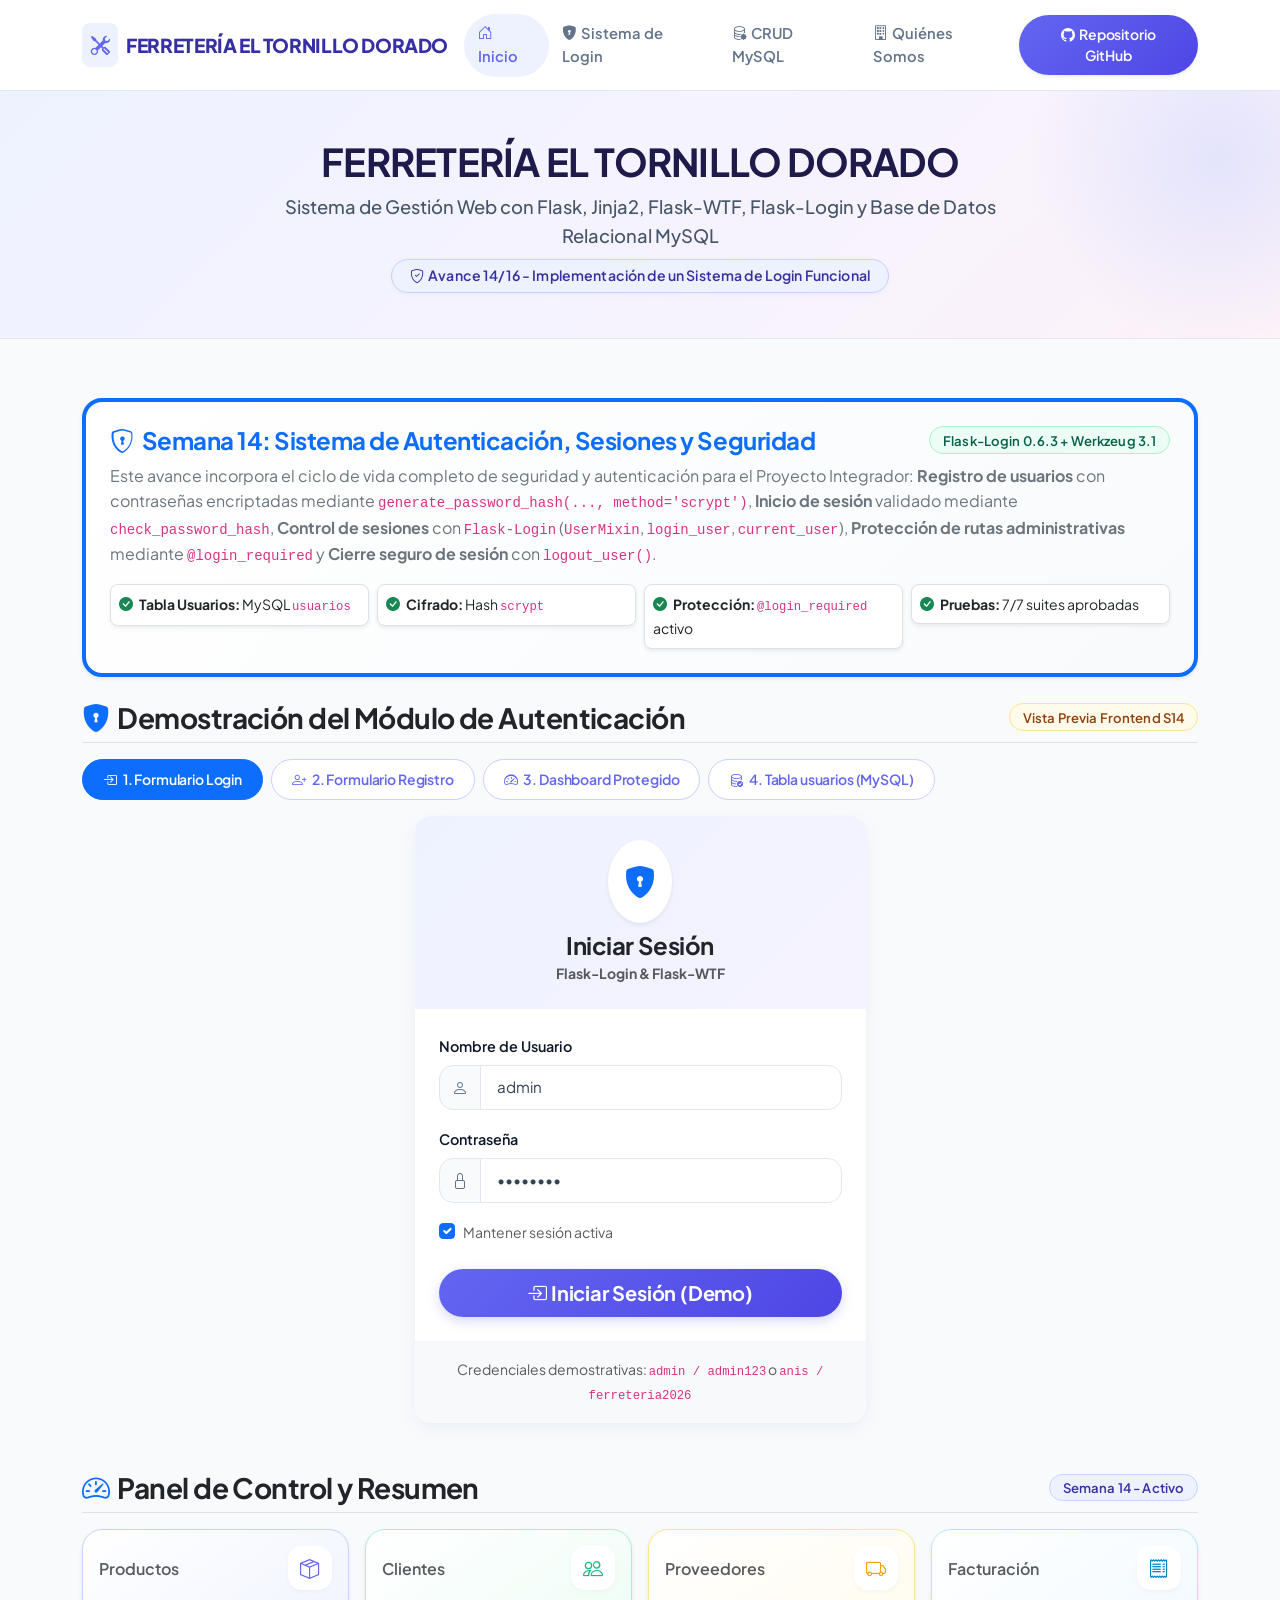
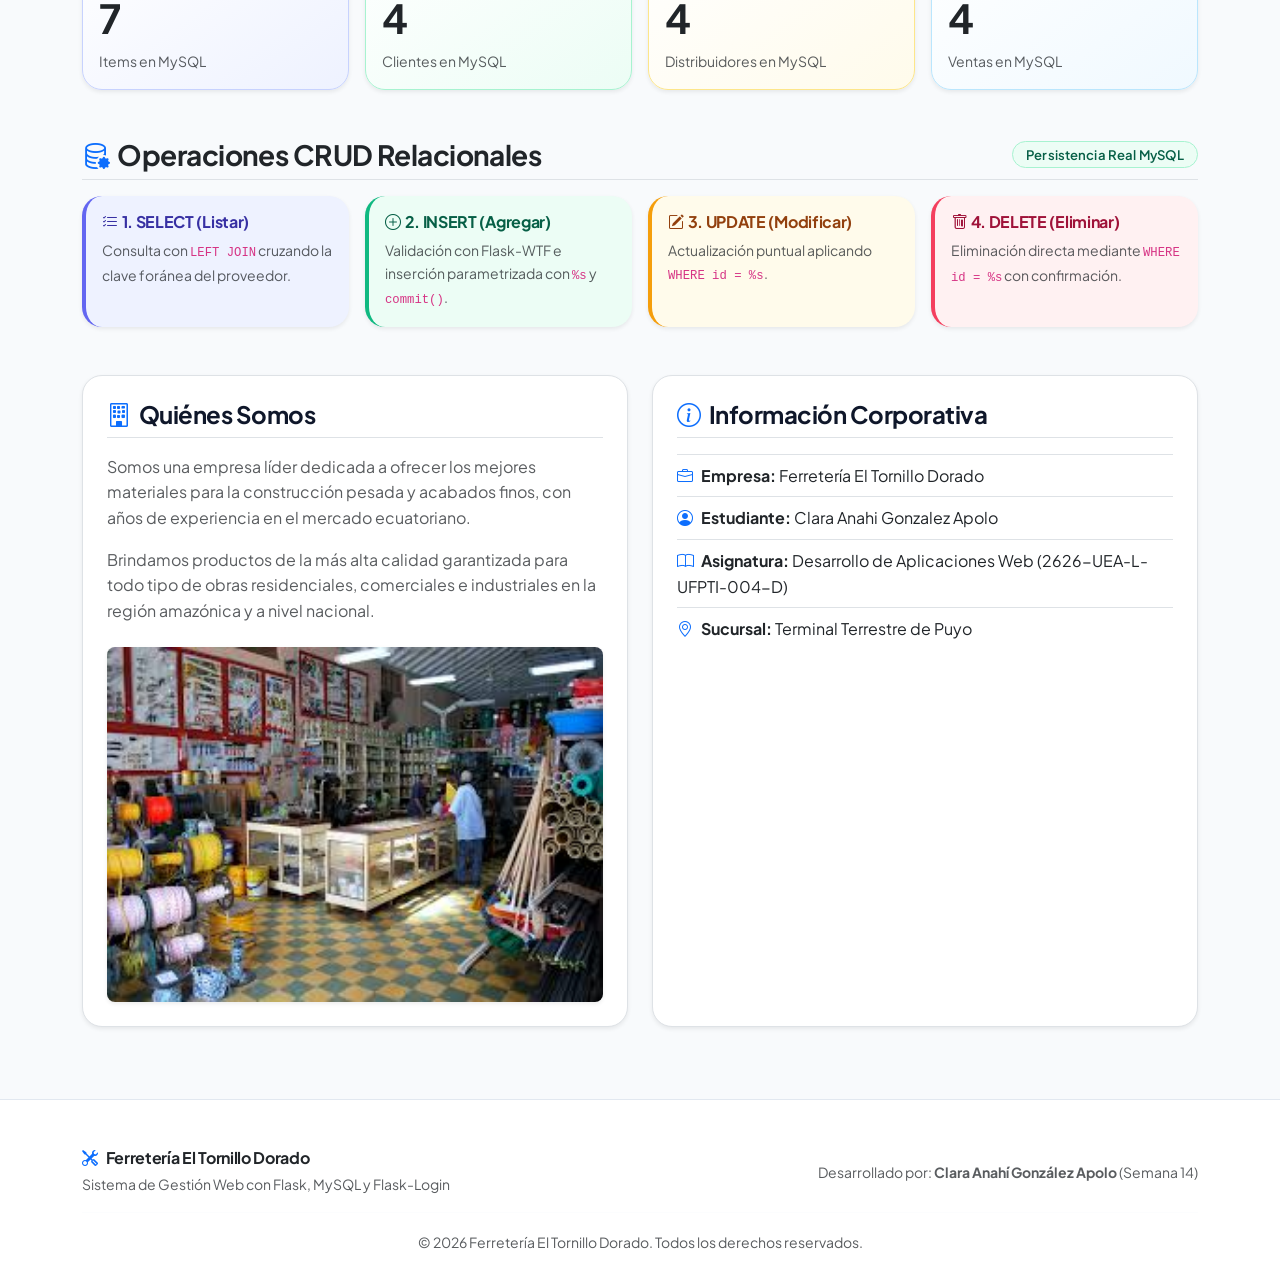
<file: index.html>
<!DOCTYPE html>
<html lang="es">
<head>
    <meta charset="UTF-8">
    <meta name="viewport" content="width=device-width, initial-scale=1.0">
    <title>Ferretería El Tornillo Dorado - Proyecto Integrador U4 (Semana 14)</title>
    <!-- Google Fonts: Plus Jakarta Sans -->
    <link rel="preconnect" href="https://fonts.googleapis.com">
    <link rel="preconnect" href="https://fonts.gstatic.com" crossorigin>
    <link href="https://fonts.googleapis.com/css2?family=Plus+Jakarta+Sans:wght@300;400;500;600;700;800&display=swap" rel="stylesheet">
    <!-- Bootstrap 5 CSS -->
    <link href="https://cdn.jsdelivr.net/npm/bootstrap@5.3.2/dist/css/bootstrap.min.css" rel="stylesheet">
    <!-- Bootstrap Icons -->
    <link rel="stylesheet" href="https://cdn.jsdelivr.net/npm/bootstrap-icons@1.11.3/font/bootstrap-icons.min.css">
    <!-- Estilos personalizados Pastel UI/UX -->
    <link rel="stylesheet" href="static/css/style.css">
</head>
<body>

    <!-- Navegación principal Frosted Pastel -->
    <nav class="navbar navbar-expand-lg sticky-top">
        <div class="container">
            <a class="navbar-brand" href="index.html">
                <i class="bi bi-tools"></i>
                <span>FERRETERÍA EL TORNILLO DORADO</span>
            </a>
            <button class="navbar-toggler border-0 shadow-none" type="button" data-bs-toggle="collapse" data-bs-target="#navbarNav" aria-controls="navbarNav" aria-expanded="false" aria-label="Toggle navigation">
                <span class="navbar-toggler-icon"></span>
            </button>
            <div class="collapse navbar-collapse" id="navbarNav">
                <ul class="navbar-nav me-auto mb-2 mb-lg-0 align-items-lg-center">
                    <li class="nav-item"><a class="nav-link active" href="#resumen"><i class="bi bi-house-door me-1"></i>Inicio</a></li>
                    <li class="nav-item"><a class="nav-link text-primary fw-semibold" href="#auth-demo"><i class="bi bi-shield-lock-fill me-1"></i>Sistema de Login</a></li>
                    <li class="nav-item"><a class="nav-link" href="#crud"><i class="bi bi-database-gear me-1"></i>CRUD MySQL</a></li>
                    <li class="nav-item"><a class="nav-link" href="#empresa"><i class="bi bi-building me-1"></i>Quiénes Somos</a></li>
                </ul>
                <div class="d-flex gap-2">
                    <a href="https://github.com/anis1605/2626-UEA-L-UFPTI-004-D-Semana14" target="_blank" class="btn btn-primary btn-sm shadow-sm">
                        <i class="bi bi-github me-1"></i>Repositorio GitHub
                    </a>
                </div>
            </div>
        </div>
    </nav>

    <!-- Encabezado Hero Suave -->
    <header class="hero-header text-center">
        <div class="container">
            <h1 class="display-5 fw-bold">FERRETERÍA EL TORNILLO DORADO</h1>
            <p class="lead mb-0">Sistema de Gestión Web con Flask, Jinja2, Flask-WTF, Flask-Login y Base de Datos Relacional MySQL</p>
            <div class="mt-2">
                <span class="badge bg-primary">
                    <i class="bi bi-shield-check me-1"></i>Avance 14/16 - Implementación de un Sistema de Login Funcional
                </span>
            </div>
        </div>
    </header>

    <!-- Contenido principal -->
    <main class="container my-4">

        <!-- Banner Explicativo del Avance Semana 14 en Tonos Suaves -->
        <div class="card p-4 border-start border-primary border-4 shadow-sm mb-4" style="background: linear-gradient(135deg, #ffffff 0%, #f8fafc 100%);">
            <div class="d-flex justify-content-between align-items-center flex-wrap gap-2 mb-2">
                <h4 class="text-primary fw-bold mb-0">
                    <i class="bi bi-shield-lock me-2"></i>Semana 14: Sistema de Autenticación, Sesiones y Seguridad
                </h4>
                <span class="badge bg-success">Flask-Login 0.6.3 + Werkzeug 3.1</span>
            </div>
            <p class="text-secondary mb-3">
                Este avance incorpora el ciclo de vida completo de seguridad y autenticación para el Proyecto Integrador:
                <strong>Registro de usuarios</strong> con contraseñas encriptadas mediante <code>generate_password_hash(..., method='scrypt')</code>,
                <strong>Inicio de sesión</strong> validado mediante <code>check_password_hash</code>,
                <strong>Control de sesiones</strong> con <code>Flask-Login</code> (<code>UserMixin</code>, <code>login_user</code>, <code>current_user</code>),
                <strong>Protección de rutas administrativas</strong> mediante <code>@login_required</code> y <strong>Cierre seguro de sesión</strong> con <code>logout_user()</code>.
            </p>
            <div class="row g-2 text-center text-md-start">
                <div class="col-md-3">
                    <div class="p-2 border rounded-3 bg-white small shadow-sm">
                        <i class="bi bi-check-circle-fill text-success me-1"></i> <strong>Tabla Usuarios:</strong> MySQL <code>usuarios</code>
                    </div>
                </div>
                <div class="col-md-3">
                    <div class="p-2 border rounded-3 bg-white small shadow-sm">
                        <i class="bi bi-check-circle-fill text-success me-1"></i> <strong>Cifrado:</strong> Hash <code>scrypt</code>
                    </div>
                </div>
                <div class="col-md-3">
                    <div class="p-2 border rounded-3 bg-white small shadow-sm">
                        <i class="bi bi-check-circle-fill text-success me-1"></i> <strong>Protección:</strong> <code>@login_required</code> activo
                    </div>
                </div>
                <div class="col-md-3">
                    <div class="p-2 border rounded-3 bg-white small shadow-sm">
                        <i class="bi bi-check-circle-fill text-success me-1"></i> <strong>Pruebas:</strong> 7/7 suites aprobadas
                    </div>
                </div>
            </div>
        </div>

        <!-- Demostración Interactiva del Sistema de Login (S14) -->
        <section id="auth-demo" class="mb-5">
            <div class="d-flex justify-content-between align-items-center border-bottom pb-2 mb-3">
                <h3 class="mb-0 text-dark"><i class="bi bi-shield-lock-fill text-primary me-2"></i>Demostración del Módulo de Autenticación</h3>
                <span class="badge bg-warning">Vista Previa Frontend S14</span>
            </div>

            <ul class="nav nav-pills mb-3 gap-2" id="pills-tab" role="tablist">
                <li class="nav-item" role="presentation">
                    <button class="btn btn-outline-primary btn-sm active fw-semibold" id="pills-login-tab" data-bs-toggle="pill" data-bs-target="#pills-login" type="button" role="tab">
                        <i class="bi bi-box-arrow-in-right me-1"></i> 1. Formulario Login
                    </button>
                </li>
                <li class="nav-item" role="presentation">
                    <button class="btn btn-outline-primary btn-sm fw-semibold" id="pills-registro-tab" data-bs-toggle="pill" data-bs-target="#pills-registro" type="button" role="tab">
                        <i class="bi bi-person-plus me-1"></i> 2. Formulario Registro
                    </button>
                </li>
                <li class="nav-item" role="presentation">
                    <button class="btn btn-outline-primary btn-sm fw-semibold" id="pills-dash-tab" data-bs-toggle="pill" data-bs-target="#pills-dash" type="button" role="tab">
                        <i class="bi bi-speedometer2 me-1"></i> 3. Dashboard Protegido
                    </button>
                </li>
                <li class="nav-item" role="presentation">
                    <button class="btn btn-outline-primary btn-sm fw-semibold" id="pills-db-tab" data-bs-toggle="pill" data-bs-target="#pills-db" type="button" role="tab">
                        <i class="bi bi-database-check me-1"></i> 4. Tabla usuarios (MySQL)
                    </button>
                </li>
            </ul>

            <div class="tab-content" id="pills-tabContent">
                <!-- Tab Login -->
                <div class="tab-pane fade show active" id="pills-login" role="tabpanel">
                    <div class="row justify-content-center">
                        <div class="col-md-6 col-lg-5">
                            <div class="card shadow-md border-0 rounded-4 overflow-hidden">
                                <div class="card-header text-center py-4 border-0" style="background: linear-gradient(135deg, #eef2ff 0%, #f5f3ff 100%);">
                                    <div class="d-inline-flex p-3 rounded-circle bg-white shadow-sm text-primary mb-2">
                                        <i class="bi bi-shield-lock-fill fs-2"></i>
                                    </div>
                                    <h4 class="fw-bold mb-0 text-dark">Iniciar Sesión</h4>
                                    <small class="text-muted">Flask-Login & Flask-WTF</small>
                                </div>
                                <div class="card-body p-4 bg-white">
                                    <form onsubmit="event.preventDefault(); alert('En la aplicación Flask local, esto ejecuta check_password_hash() y login_user() contra MySQL.');">
                                        <div class="mb-3">
                                            <label class="form-label">Nombre de Usuario</label>
                                            <div class="input-group">
                                                <span class="input-group-text"><i class="bi bi-person"></i></span>
                                                <input type="text" class="form-control" value="admin" readonly>
                                            </div>
                                        </div>
                                        <div class="mb-3">
                                            <label class="form-label">Contraseña</label>
                                            <div class="input-group">
                                                <span class="input-group-text"><i class="bi bi-lock"></i></span>
                                                <input type="password" class="form-control" value="admin123" readonly>
                                            </div>
                                        </div>
                                        <div class="mb-4 form-check">
                                            <input type="checkbox" class="form-check-input" id="checkSim" checked>
                                            <label class="form-check-label small text-muted" for="checkSim">Mantener sesión activa</label>
                                        </div>
                                        <div class="d-grid">
                                            <button type="submit" class="btn btn-primary btn-lg fw-bold">
                                                <i class="bi bi-box-arrow-in-right me-1"></i>Iniciar Sesión (Demo)
                                            </button>
                                        </div>
                                    </form>
                                </div>
                                <div class="card-footer bg-light small text-center text-muted py-3">
                                    Credenciales demostrativas: <code>admin / admin123</code> o <code>anis / ferreteria2026</code>
                                </div>
                            </div>
                        </div>
                    </div>
                </div>

                <!-- Tab Registro -->
                <div class="tab-pane fade" id="pills-registro" role="tabpanel">
                    <div class="row justify-content-center">
                        <div class="col-md-6 col-lg-5">
                            <div class="card shadow-md border-0 rounded-4 overflow-hidden">
                                <div class="card-header text-center py-4 border-0" style="background: linear-gradient(135deg, #ecfdf5 0%, #f0fdfa 100%);">
                                    <div class="d-inline-flex p-3 rounded-circle bg-white shadow-sm text-success mb-2">
                                        <i class="bi bi-person-plus-fill fs-2"></i>
                                    </div>
                                    <h4 class="fw-bold mb-0 text-dark">Registro de Nuevo Usuario</h4>
                                    <small class="text-muted">Cifrado con Werkzeug generate_password_hash</small>
                                </div>
                                <div class="card-body p-4 bg-white">
                                    <form onsubmit="event.preventDefault(); alert('En Flask se genera el hash scrypt antes de ejecutar INSERT INTO usuarios.');">
                                        <div class="mb-3">
                                            <label class="form-label">Usuario (Único)</label>
                                            <input type="text" class="form-control" placeholder="Ej. claudia_admin">
                                        </div>
                                        <div class="mb-3">
                                            <label class="form-label">Nombre Completo</label>
                                            <input type="text" class="form-control" placeholder="Ej. Claudia Patricia Morales">
                                        </div>
                                        <div class="mb-3">
                                            <label class="form-label">Contraseña</label>
                                            <input type="password" class="form-control" placeholder="Mínimo 6 caracteres">
                                        </div>
                                        <div class="mb-4">
                                            <label class="form-label">Confirmar Contraseña</label>
                                            <input type="password" class="form-control" placeholder="Repita la contraseña">
                                        </div>
                                        <div class="d-grid">
                                            <button type="submit" class="btn btn-success btn-lg fw-bold">
                                                <i class="bi bi-person-check me-1"></i>Registrar Cuenta
                                            </button>
                                        </div>
                                    </form>
                                </div>
                            </div>
                        </div>
                    </div>
                </div>

                <!-- Tab Dashboard -->
                <div class="tab-pane fade" id="pills-dash" role="tabpanel">
                    <div class="p-4 p-md-5 rounded-4 shadow-sm mb-3" style="background: linear-gradient(135deg, #eef2ff 0%, #f5f3ff 50%, #fdf4ff 100%); border: 1px solid var(--pastel-indigo-border);">
                        <div class="d-flex align-items-center mb-2">
                            <span class="badge bg-success me-2 px-3 py-2"><i class="bi bi-check-circle-fill me-1"></i>Sesión Activa</span>
                            <span class="badge bg-primary px-3 py-2">Rol: ADMIN</span>
                        </div>
                        <h3 class="fw-bold text-dark">¡Bienvenido(a), Clara Anahí González!</h3>
                        <p class="text-secondary mb-3">Vista previa del panel administrativo accesible únicamente para usuarios autenticados con <code>@login_required</code>.</p>
                        <div class="d-flex gap-2">
                            <button class="btn btn-primary btn-sm"><i class="bi bi-box-seam me-1"></i>Gestionar Inventario</button>
                            <button class="btn btn-outline-danger btn-sm"><i class="bi bi-box-arrow-right me-1"></i>Cerrar Sesión (logout_user)</button>
                        </div>
                    </div>
                </div>

                <!-- Tab Base de Datos -->
                <div class="tab-pane fade" id="pills-db" role="tabpanel">
                    <div class="card shadow-sm border rounded-4 overflow-hidden">
                        <div class="card-header bg-white d-flex justify-content-between align-items-center py-3">
                            <span class="fw-bold text-dark"><i class="bi bi-table text-primary me-2"></i>Estructura y Registros de la Tabla <code>usuarios</code></span>
                            <span class="badge bg-info">MySQL: ferreteria_db</span>
                        </div>
                        <div class="table-responsive p-0">
                            <table class="table table-hover align-middle mb-0">
                                <thead>
                                    <tr>
                                        <th>ID</th>
                                        <th>Usuario</th>
                                        <th>Hash Almacenado (scrypt)</th>
                                        <th>Nombre</th>
                                        <th>Rol</th>
                                    </tr>
                                </thead>
                                <tbody>
                                    <tr>
                                        <td><code>1</code></td>
                                        <td><strong>admin</strong></td>
                                        <td><small class="text-muted font-monospace">scrypt:32768:8:1$rpEacFlUi0WEiBZQ$4ffd... (Protegido)</small></td>
                                        <td>Administrador General</td>
                                        <td><span class="badge bg-primary">admin</span></td>
                                    </tr>
                                    <tr>
                                        <td><code>2</code></td>
                                        <td><strong>anis</strong></td>
                                        <td><small class="text-muted font-monospace">scrypt:32768:8:1$nRKnSxNJhQjGMw2K$dfb2... (Protegido)</small></td>
                                        <td>Clara Anahí González</td>
                                        <td><span class="badge bg-primary">admin</span></td>
                                    </tr>
                                </tbody>
                            </table>
                        </div>
                    </div>
                </div>
            </div>
        </section>

        <!-- Resumen General -->
        <section id="resumen" class="mb-5">
            <div class="d-flex justify-content-between align-items-center border-bottom pb-2 mb-3">
                <h3 class="mb-0 text-dark"><i class="bi bi-speedometer2 text-primary me-2"></i>Panel de Control y Resumen</h3>
                <span class="badge bg-primary">Semana 14 - Activo</span>
            </div>
            <div class="row g-3">
                <div class="col-md-3 col-sm-6">
                    <div class="card p-3 metric-card-indigo h-100 shadow-sm">
                        <div class="d-flex justify-content-between align-items-center mb-1">
                            <span class="fw-semibold text-muted">Productos</span>
                            <div class="metric-icon"><i class="bi bi-box-seam"></i></div>
                        </div>
                        <h2 class="display-6 fw-bold text-dark">7</h2>
                        <p class="small mb-0 text-muted">Items en MySQL</p>
                    </div>
                </div>
                <div class="col-md-3 col-sm-6">
                    <div class="card p-3 metric-card-mint h-100 shadow-sm">
                        <div class="d-flex justify-content-between align-items-center mb-1">
                            <span class="fw-semibold text-muted">Clientes</span>
                            <div class="metric-icon"><i class="bi bi-people"></i></div>
                        </div>
                        <h2 class="display-6 fw-bold text-dark">4</h2>
                        <p class="small mb-0 text-muted">Clientes en MySQL</p>
                    </div>
                </div>
                <div class="col-md-3 col-sm-6">
                    <div class="card p-3 metric-card-amber h-100 shadow-sm">
                        <div class="d-flex justify-content-between align-items-center mb-1">
                            <span class="fw-semibold text-muted">Proveedores</span>
                            <div class="metric-icon"><i class="bi bi-truck"></i></div>
                        </div>
                        <h2 class="display-6 fw-bold text-dark">4</h2>
                        <p class="small mb-0 text-muted">Distribuidores en MySQL</p>
                    </div>
                </div>
                <div class="col-md-3 col-sm-6">
                    <div class="card p-3 metric-card-sky h-100 shadow-sm">
                        <div class="d-flex justify-content-between align-items-center mb-1">
                            <span class="fw-semibold text-muted">Facturación</span>
                            <div class="metric-icon"><i class="bi bi-receipt"></i></div>
                        </div>
                        <h2 class="display-6 fw-bold text-dark">4</h2>
                        <p class="small mb-0 text-muted">Ventas en MySQL</p>
                    </div>
                </div>
            </div>
        </section>

        <!-- Sección de Operaciones CRUD en MySQL -->
        <section id="crud" class="mb-5">
            <div class="d-flex justify-content-between align-items-center border-bottom pb-2 mb-3">
                <h3 class="mb-0 text-dark"><i class="bi bi-database-gear text-primary me-2"></i>Operaciones CRUD Relacionales</h3>
                <span class="badge bg-success">Persistencia Real MySQL</span>
            </div>
            <div class="row g-3">
                <div class="col-md-6 col-lg-3">
                    <div class="card h-100 p-3 shadow-sm border-0" style="background: var(--pastel-indigo-light); border-left: 4px solid var(--pastel-indigo) !important;">
                        <h6 class="fw-bold" style="color: var(--pastel-indigo-text);"><i class="bi bi-list-check me-1"></i>1. SELECT (Listar)</h6>
                        <p class="small text-muted mb-0">Consulta con <code>LEFT JOIN</code> cruzando la clave foránea del proveedor.</p>
                    </div>
                </div>
                <div class="col-md-6 col-lg-3">
                    <div class="card h-100 p-3 shadow-sm border-0" style="background: var(--pastel-mint-light); border-left: 4px solid var(--pastel-mint) !important;">
                        <h6 class="fw-bold" style="color: var(--pastel-mint-text);"><i class="bi bi-plus-circle me-1"></i>2. INSERT (Agregar)</h6>
                        <p class="small text-muted mb-0">Validación con Flask-WTF e inserción parametrizada con <code>%s</code> y <code>commit()</code>.</p>
                    </div>
                </div>
                <div class="col-md-6 col-lg-3">
                    <div class="card h-100 p-3 shadow-sm border-0" style="background: var(--pastel-amber-light); border-left: 4px solid var(--pastel-amber) !important;">
                        <h6 class="fw-bold" style="color: var(--pastel-amber-text);"><i class="bi bi-pencil-square me-1"></i>3. UPDATE (Modificar)</h6>
                        <p class="small text-muted mb-0">Actualización puntual aplicando <code>WHERE id = %s</code>.</p>
                    </div>
                </div>
                <div class="col-md-6 col-lg-3">
                    <div class="card h-100 p-3 shadow-sm border-0" style="background: var(--pastel-rose-light); border-left: 4px solid var(--pastel-rose) !important;">
                        <h6 class="fw-bold" style="color: var(--pastel-rose-text);"><i class="bi bi-trash me-1"></i>4. DELETE (Eliminar)</h6>
                        <p class="small text-muted mb-0">Eliminación directa mediante <code>WHERE id = %s</code> con confirmación.</p>
                    </div>
                </div>
            </div>
        </section>

        <!-- Información Corporativa -->
        <section id="empresa" class="row g-4 mb-5">
            <div class="col-md-6">
                <div class="card h-100 p-4 shadow-sm border">
                    <h4 class="border-bottom pb-2 mb-3"><i class="bi bi-building text-primary me-2"></i>Quiénes Somos</h4>
                    <p class="text-muted">Somos una empresa líder dedicada a ofrecer los mejores materiales para la construcción pesada y acabados finos, con años de experiencia en el mercado ecuatoriano.</p>
                    <p class="text-muted">Brindamos productos de la más alta calidad garantizada para todo tipo de obras residenciales, comerciales e industriales en la región amazónica y a nivel nacional.</p>
                    <img src="static/img/ferreteria.jpg" alt="Ferretería El Tornillo Dorado" class="img-fluid rounded-3 mt-2 shadow-sm">
                </div>
            </div>
            <div class="col-md-6">
                <div class="card h-100 p-4 shadow-sm border">
                    <h4 class="border-bottom pb-2 mb-3"><i class="bi bi-info-circle text-primary me-2"></i>Información Corporativa</h4>
                    <ul class="list-group list-group-flush mb-3">
                        <li class="list-group-item px-0 bg-transparent"><strong><i class="bi bi-briefcase text-primary me-2"></i>Empresa:</strong> Ferretería El Tornillo Dorado</li>
                        <li class="list-group-item px-0 bg-transparent"><strong><i class="bi bi-person-circle text-primary me-2"></i>Estudiante:</strong> Clara Anahi Gonzalez Apolo</li>
                        <li class="list-group-item px-0 bg-transparent"><strong><i class="bi bi-book text-primary me-2"></i>Asignatura:</strong> Desarrollo de Aplicaciones Web (2626-UEA-L-UFPTI-004-D)</li>
                        <li class="list-group-item px-0 bg-transparent"><strong><i class="bi bi-geo-alt text-primary me-2"></i>Sucursal:</strong> Terminal Terrestre de Puyo</li>
                    </ul>
                </div>
            </div>
        </section>

    </main>

    <!-- Pie de página Pastel -->
    <footer class="footer mt-auto">
        <div class="container text-center">
            <div class="row align-items-center">
                <div class="col-md-6 text-md-start mb-2 mb-md-0">
                    <h6 class="fw-bold mb-1 text-dark"><i class="bi bi-tools text-primary me-2"></i>Ferretería El Tornillo Dorado</h6>
                    <small class="text-muted">Sistema de Gestión Web con Flask, MySQL y Flask-Login</small>
                </div>
                <div class="col-md-6 text-md-end">
                    <small class="text-muted">Desarrollado por: <strong>Clara Anahí González Apolo</strong> (Semana 14)</small>
                </div>
            </div>
            <hr class="my-3">
            <small class="text-muted">&copy; 2026 Ferretería El Tornillo Dorado. Todos los derechos reservados.</small>
        </div>
    </footer>

    <!-- Bootstrap 5 JS Bundle -->
    <script src="https://cdn.jsdelivr.net/npm/bootstrap@5.3.2/dist/js/bootstrap.bundle.min.js"></script>
</body>
</html>
</file>
<file: static/css/style.css>
/* ==============================================================================
   FERRETERÍA EL TORNILLO DORADO - SISTEMA DE DISEÑO UI/UX PASTEL PROFESIONAL
   Diseño suave, moderno, limpio y amigable para entornos SaaS y de Gestión
   ============================================================================== */

@import url('https://fonts.googleapis.com/css2?family=Plus+Jakarta+Sans:wght@300;400;500;600;700;800&display=swap');

:root {
    /* Paleta Pastel Profesional */
    --pastel-indigo: #6366f1;
    --pastel-indigo-light: #eef2ff;
    --pastel-indigo-border: #c7d2fe;
    --pastel-indigo-text: #3730a3;

    --pastel-teal: #0d9488;
    --pastel-teal-light: #f0fdfa;
    --pastel-teal-border: #99f6e4;
    --pastel-teal-text: #115e59;

    --pastel-mint: #10b981;
    --pastel-mint-light: #ecfdf5;
    --pastel-mint-border: #a7f3d0;
    --pastel-mint-text: #065f46;

    --pastel-peach: #f97316;
    --pastel-peach-light: #fff7ed;
    --pastel-peach-border: #ffedd5;
    --pastel-peach-text: #9a3412;

    --pastel-amber: #f59e0b;
    --pastel-amber-light: #fffbeb;
    --pastel-amber-border: #fde68a;
    --pastel-amber-text: #92400e;

    --pastel-rose: #f43f5e;
    --pastel-rose-light: #fff1f2;
    --pastel-rose-border: #fecdd3;
    --pastel-rose-text: #9f1239;

    --pastel-sky: #0284c7;
    --pastel-sky-light: #f0f9ff;
    --pastel-sky-border: #bae6fd;
    --pastel-sky-text: #0369a1;

    --pastel-lavender: #8b5cf6;
    --pastel-lavender-light: #f5f3ff;
    --pastel-lavender-border: #ddd6fe;
    --pastel-lavender-text: #5b21b6;

    /* Fondos y Neutros */
    --bg-canvas: #f8fafc;
    --bg-card: #ffffff;
    --text-heading: #0f172a;
    --text-body: #334155;
    --text-muted: #64748b;
    --border-soft: #e2e8f0;
    --border-light: #f1f5f9;

    /* Sombras Difusas Suaves */
    --shadow-sm: 0 2px 4px rgba(148, 163, 184, 0.08);
    --shadow-md: 0 6px 18px -2px rgba(148, 163, 184, 0.12), 0 2px 6px -1px rgba(148, 163, 184, 0.06);
    --shadow-lg: 0 12px 28px -4px rgba(148, 163, 184, 0.15), 0 4px 10px -2px rgba(148, 163, 184, 0.08);
    --shadow-pill: 0 4px 12px rgba(99, 102, 241, 0.12);

    /* Radios Suaves */
    --radius-sm: 8px;
    --radius-md: 14px;
    --radius-lg: 20px;
    --radius-full: 9999px;
}

/* ==============================================================================
   RESET Y TIPOGRAFÍA
   ============================================================================== */
body {
    font-family: 'Plus Jakarta Sans', system-ui, -apple-system, sans-serif;
    background-color: var(--bg-canvas);
    color: var(--text-body);
    line-height: 1.6;
    min-height: 100vh;
    display: flex;
    flex-direction: column;
    -webkit-font-smoothing: antialiased;
}

main {
    flex: 1 0 auto;
}

h1, h2, h3, h4, h5, h6 {
    font-weight: 700;
    color: var(--text-heading);
    letter-spacing: -0.02em;
}

/* ==============================================================================
   BARRA DE NAVEGACIÓN FROSTED PASTEL
   ============================================================================== */
.navbar {
    background: rgba(255, 255, 255, 0.88) !important;
    backdrop-filter: blur(14px);
    -webkit-backdrop-filter: blur(14px);
    border-bottom: 1px solid var(--border-soft) !important;
    padding: 0.85rem 0;
    transition: all 0.3s ease;
}

.navbar-brand {
    font-weight: 800;
    font-size: 1.2rem;
    color: var(--pastel-indigo-text) !important;
    letter-spacing: -0.02em;
    display: flex;
    align-items: center;
}

.navbar-brand i {
    color: var(--pastel-indigo);
    background: var(--pastel-indigo-light);
    padding: 0.4rem 0.55rem;
    border-radius: var(--radius-sm);
    margin-right: 0.5rem;
}

.nav-link {
    font-weight: 600;
    color: var(--text-muted) !important;
    padding: 0.5rem 0.85rem !important;
    border-radius: var(--radius-full);
    transition: all 0.2s ease;
    font-size: 0.92rem;
}

.nav-link:hover, .nav-link.active {
    color: var(--pastel-indigo) !important;
    background-color: var(--pastel-indigo-light);
}

.dropdown-menu {
    background: #ffffff;
    border: 1px solid var(--border-soft);
    border-radius: var(--radius-md);
    box-shadow: var(--shadow-lg);
    padding: 0.5rem;
}

.dropdown-item {
    font-weight: 500;
    color: var(--text-body);
    border-radius: var(--radius-sm);
    padding: 0.5rem 0.85rem;
    transition: all 0.15s ease;
}

.dropdown-item:hover {
    background-color: var(--pastel-indigo-light);
    color: var(--pastel-indigo-text);
}

.dropdown-divider {
    border-color: var(--border-light);
}

/* ==============================================================================
   HERO HEADER SUAVE Y AIROSO
   ============================================================================== */
.hero-header {
    background: linear-gradient(135deg, #eef2ff 0%, #f5f3ff 50%, #fdf2f8 100%);
    color: var(--text-heading);
    padding: 3rem 1.5rem 2.8rem;
    border-bottom: 1px solid var(--border-soft);
    margin-bottom: 2.2rem;
    position: relative;
    overflow: hidden;
}

.hero-header::before {
    content: '';
    position: absolute;
    top: -50%;
    right: -10%;
    width: 380px;
    height: 380px;
    background: radial-gradient(circle, rgba(199, 210, 254, 0.45) 0%, rgba(255, 255, 255, 0) 70%);
    border-radius: 50%;
    pointer-events: none;
}

.hero-header h1 {
    font-weight: 800;
    font-size: 2.4rem;
    color: #1e1b4b;
    margin-bottom: 0.4rem;
}

.hero-header p.lead {
    color: #475569;
    font-weight: 500;
    font-size: 1.15rem;
    max-width: 750px;
    margin: 0 auto;
}

.hero-header .badge {
    box-shadow: var(--shadow-sm);
    padding: 0.55rem 1.15rem;
    border-radius: var(--radius-full);
    font-weight: 600;
    font-size: 0.88rem;
    background-color: #ffffff !important;
    color: var(--pastel-indigo-text) !important;
    border: 1px solid var(--pastel-indigo-border);
}

/* ==============================================================================
   TARJETAS Y CONTENEDORES (CARD DESIGN)
   ============================================================================== */
.card {
    background-color: var(--bg-card);
    border: 1px solid var(--border-soft);
    border-radius: var(--radius-lg);
    box-shadow: var(--shadow-md);
    transition: transform 0.25s cubic-bezier(0.16, 1, 0.3, 1), box-shadow 0.25s ease;
    overflow: hidden;
}

.card:hover {
    box-shadow: var(--shadow-lg);
}

.card-header {
    background: #ffffff;
    border-bottom: 1px solid var(--border-light);
    padding: 1.25rem 1.5rem;
    font-weight: 700;
}

.card-footer {
    background: #f8fafc;
    border-top: 1px solid var(--border-light);
    padding: 1rem 1.5rem;
}

/* ==============================================================================
   TARJETAS DE MÉTRICAS PASTEL
   ============================================================================== */
.metric-card-indigo {
    background: linear-gradient(145deg, #ffffff 0%, #eef2ff 100%) !important;
    border: 1px solid var(--pastel-indigo-border) !important;
    color: var(--text-heading) !important;
}
.metric-card-indigo .metric-icon {
    background: #ffffff;
    color: var(--pastel-indigo);
    box-shadow: var(--shadow-sm);
}

.metric-card-mint {
    background: linear-gradient(145deg, #ffffff 0%, #ecfdf5 100%) !important;
    border: 1px solid var(--pastel-mint-border) !important;
    color: var(--text-heading) !important;
}
.metric-card-mint .metric-icon {
    background: #ffffff;
    color: var(--pastel-mint);
    box-shadow: var(--shadow-sm);
}

.metric-card-amber {
    background: linear-gradient(145deg, #ffffff 0%, #fffbeb 100%) !important;
    border: 1px solid var(--pastel-amber-border) !important;
    color: var(--text-heading) !important;
}
.metric-card-amber .metric-icon {
    background: #ffffff;
    color: var(--pastel-amber);
    box-shadow: var(--shadow-sm);
}

.metric-card-sky {
    background: linear-gradient(145deg, #ffffff 0%, #f0f9ff 100%) !important;
    border: 1px solid var(--pastel-sky-border) !important;
    color: var(--text-heading) !important;
}
.metric-card-sky .metric-icon {
    background: #ffffff;
    color: var(--pastel-sky);
    box-shadow: var(--shadow-sm);
}

.metric-icon {
    width: 44px;
    height: 44px;
    border-radius: var(--radius-md);
    display: inline-flex;
    align-items: center;
    justify-content: center;
    font-size: 1.25rem;
}

/* ==============================================================================
   BOTONES PASTEL CON MICROMOVIMIENTO
   ============================================================================== */
.btn {
    font-family: inherit;
    font-weight: 600;
    border-radius: var(--radius-full);
    padding: 0.55rem 1.25rem;
    transition: all 0.2s cubic-bezier(0.16, 1, 0.3, 1);
    letter-spacing: -0.01em;
}

.btn:active {
    transform: scale(0.98);
}

.btn-primary {
    background: linear-gradient(135deg, #6366f1 0%, #4f46e5 100%);
    border: none;
    color: #ffffff;
    box-shadow: 0 4px 12px rgba(99, 102, 241, 0.25);
}

.btn-primary:hover {
    background: linear-gradient(135deg, #4f46e5 0%, #4338ca 100%);
    transform: translateY(-2px);
    box-shadow: 0 6px 16px rgba(99, 102, 241, 0.35);
    color: #ffffff;
}

.btn-success {
    background: linear-gradient(135deg, #10b981 0%, #059669 100%);
    border: none;
    color: #ffffff;
    box-shadow: 0 4px 12px rgba(16, 185, 129, 0.25);
}

.btn-success:hover {
    background: linear-gradient(135deg, #059669 0%, #047857 100%);
    transform: translateY(-2px);
    box-shadow: 0 6px 16px rgba(16, 185, 129, 0.35);
    color: #ffffff;
}

.btn-outline-primary {
    color: var(--pastel-indigo);
    border: 1.5px solid var(--pastel-indigo-border);
    background-color: #ffffff;
}

.btn-outline-primary:hover {
    background-color: var(--pastel-indigo-light);
    border-color: var(--pastel-indigo);
    color: var(--pastel-indigo-text);
    transform: translateY(-1px);
}

.btn-outline-danger {
    color: var(--pastel-rose);
    border: 1.5px solid var(--pastel-rose-border);
    background-color: #ffffff;
}

.btn-outline-danger:hover {
    background-color: var(--pastel-rose-light);
    border-color: var(--pastel-rose);
    color: var(--pastel-rose-text);
    transform: translateY(-1px);
}

.btn-outline-light {
    color: var(--text-body);
    border: 1.5px solid var(--border-soft);
    background: #ffffff;
}

.btn-outline-light:hover {
    background: var(--bg-canvas);
    color: var(--text-heading);
    border-color: #cbd5e1;
}

/* ==============================================================================
   BADGES PASTEL SUAVES
   ============================================================================== */
.badge {
    font-weight: 600;
    padding: 0.4rem 0.8rem;
    border-radius: var(--radius-full);
    font-size: 0.82rem;
    letter-spacing: 0.01em;
}

.badge.bg-primary {
    background-color: var(--pastel-indigo-light) !important;
    color: var(--pastel-indigo-text) !important;
    border: 1px solid var(--pastel-indigo-border);
}

.badge.bg-success {
    background-color: var(--pastel-mint-light) !important;
    color: var(--pastel-mint-text) !important;
    border: 1px solid var(--pastel-mint-border);
}

.badge.bg-warning {
    background-color: var(--pastel-amber-light) !important;
    color: var(--pastel-amber-text) !important;
    border: 1px solid var(--pastel-amber-border);
}

.badge.bg-danger {
    background-color: var(--pastel-rose-light) !important;
    color: var(--pastel-rose-text) !important;
    border: 1px solid var(--pastel-rose-border);
}

.badge.bg-info {
    background-color: var(--pastel-sky-light) !important;
    color: var(--pastel-sky-text) !important;
    border: 1px solid var(--pastel-sky-border);
}

.badge.bg-secondary {
    background-color: #f1f5f9 !important;
    color: #475569 !important;
    border: 1px solid #e2e8f0;
}

/* ==============================================================================
   TABLAS LIMPIAS Y SUAVES
   ============================================================================== */
.table-responsive {
    border-radius: var(--radius-md);
    border: 1px solid var(--border-soft);
    background: #ffffff;
    box-shadow: var(--shadow-sm);
}

.table {
    margin-bottom: 0;
    font-size: 0.93rem;
}

.table thead th, thead.table-dark th {
    background: #f8fafc !important;
    color: #475569 !important;
    font-weight: 700;
    font-size: 0.78rem;
    text-transform: uppercase;
    letter-spacing: 0.05em;
    padding: 0.95rem 1rem;
    border-bottom: 1.5px solid var(--border-soft) !important;
}

.table tbody tr {
    transition: background-color 0.15s ease;
}

.table tbody tr:hover {
    background-color: #f8fafc !important;
}

.table tbody td {
    padding: 0.95rem 1rem;
    vertical-align: middle;
    border-bottom: 1px solid var(--border-light);
    color: var(--text-body);
}

/* ==============================================================================
   FORMULARIOS Y CAMPOS WTFORMS
   ============================================================================== */
.form-label {
    font-weight: 600;
    font-size: 0.9rem;
    color: var(--text-heading);
    margin-bottom: 0.4rem;
}

.form-control, .form-select {
    border-radius: var(--radius-md);
    border: 1.5px solid var(--border-soft);
    padding: 0.65rem 1rem;
    font-size: 0.95rem;
    color: var(--text-body);
    background-color: #ffffff;
    transition: all 0.2s ease;
}

.form-control:focus, .form-select:focus {
    border-color: var(--pastel-indigo);
    background-color: #ffffff;
    box-shadow: 0 0 0 4px rgba(99, 102, 241, 0.12);
    outline: none;
}

.input-group-text {
    background-color: #f8fafc;
    border: 1.5px solid var(--border-soft);
    border-radius: var(--radius-md) 0 0 var(--radius-md);
    color: var(--text-muted);
}

.input-group .form-control {
    border-radius: 0 var(--radius-md) var(--radius-md) 0;
}

.is-invalid {
    border-color: var(--pastel-rose) !important;
    background-color: var(--pastel-rose-light) !important;
}

.is-invalid:focus {
    box-shadow: 0 0 0 4px rgba(244, 63, 94, 0.15) !important;
}

/* ==============================================================================
   ALERTAS FLASH PASTEL
   ============================================================================== */
.alert {
    border-radius: var(--radius-md);
    padding: 0.9rem 1.25rem;
    font-weight: 500;
    font-size: 0.92rem;
    box-shadow: var(--shadow-sm);
    border-width: 1px;
}

.alert-success {
    background-color: var(--pastel-mint-light);
    border-color: var(--pastel-mint-border);
    color: var(--pastel-mint-text);
}

.alert-danger {
    background-color: var(--pastel-rose-light);
    border-color: var(--pastel-rose-border);
    color: var(--pastel-rose-text);
}

.alert-warning {
    background-color: var(--pastel-amber-light);
    border-color: var(--pastel-amber-border);
    color: var(--pastel-amber-text);
}

.alert-info {
    background-color: var(--pastel-sky-light);
    border-color: var(--pastel-sky-border);
    color: var(--pastel-sky-text);
}

/* ==============================================================================
   PIE DE PÁGINA (FOOTER)
   ============================================================================== */
footer.footer {
    background-color: #ffffff;
    border-top: 1px solid var(--border-soft);
    color: var(--text-muted);
    padding: 3rem 0 2rem;
    margin-top: 4rem;
}

footer.footer h5, footer.footer h6 {
    color: var(--text-heading);
    font-weight: 700;
}

footer.footer p, footer.footer small {
    color: var(--text-muted);
}

footer.footer hr {
    border-color: var(--border-light);
}

/* ==============================================================================
   ANIMACIONES SUAVES Y MICROMOVIMIENTOS
   ============================================================================== */
@keyframes fadeInSoft {
    from {
        opacity: 0;
        transform: translateY(6px);
    }
    to {
        opacity: 1;
        transform: translateY(0);
    }
}

.card, .table-responsive, .hero-header {
    animation: fadeInSoft 0.35s ease-out;
}
</file>
